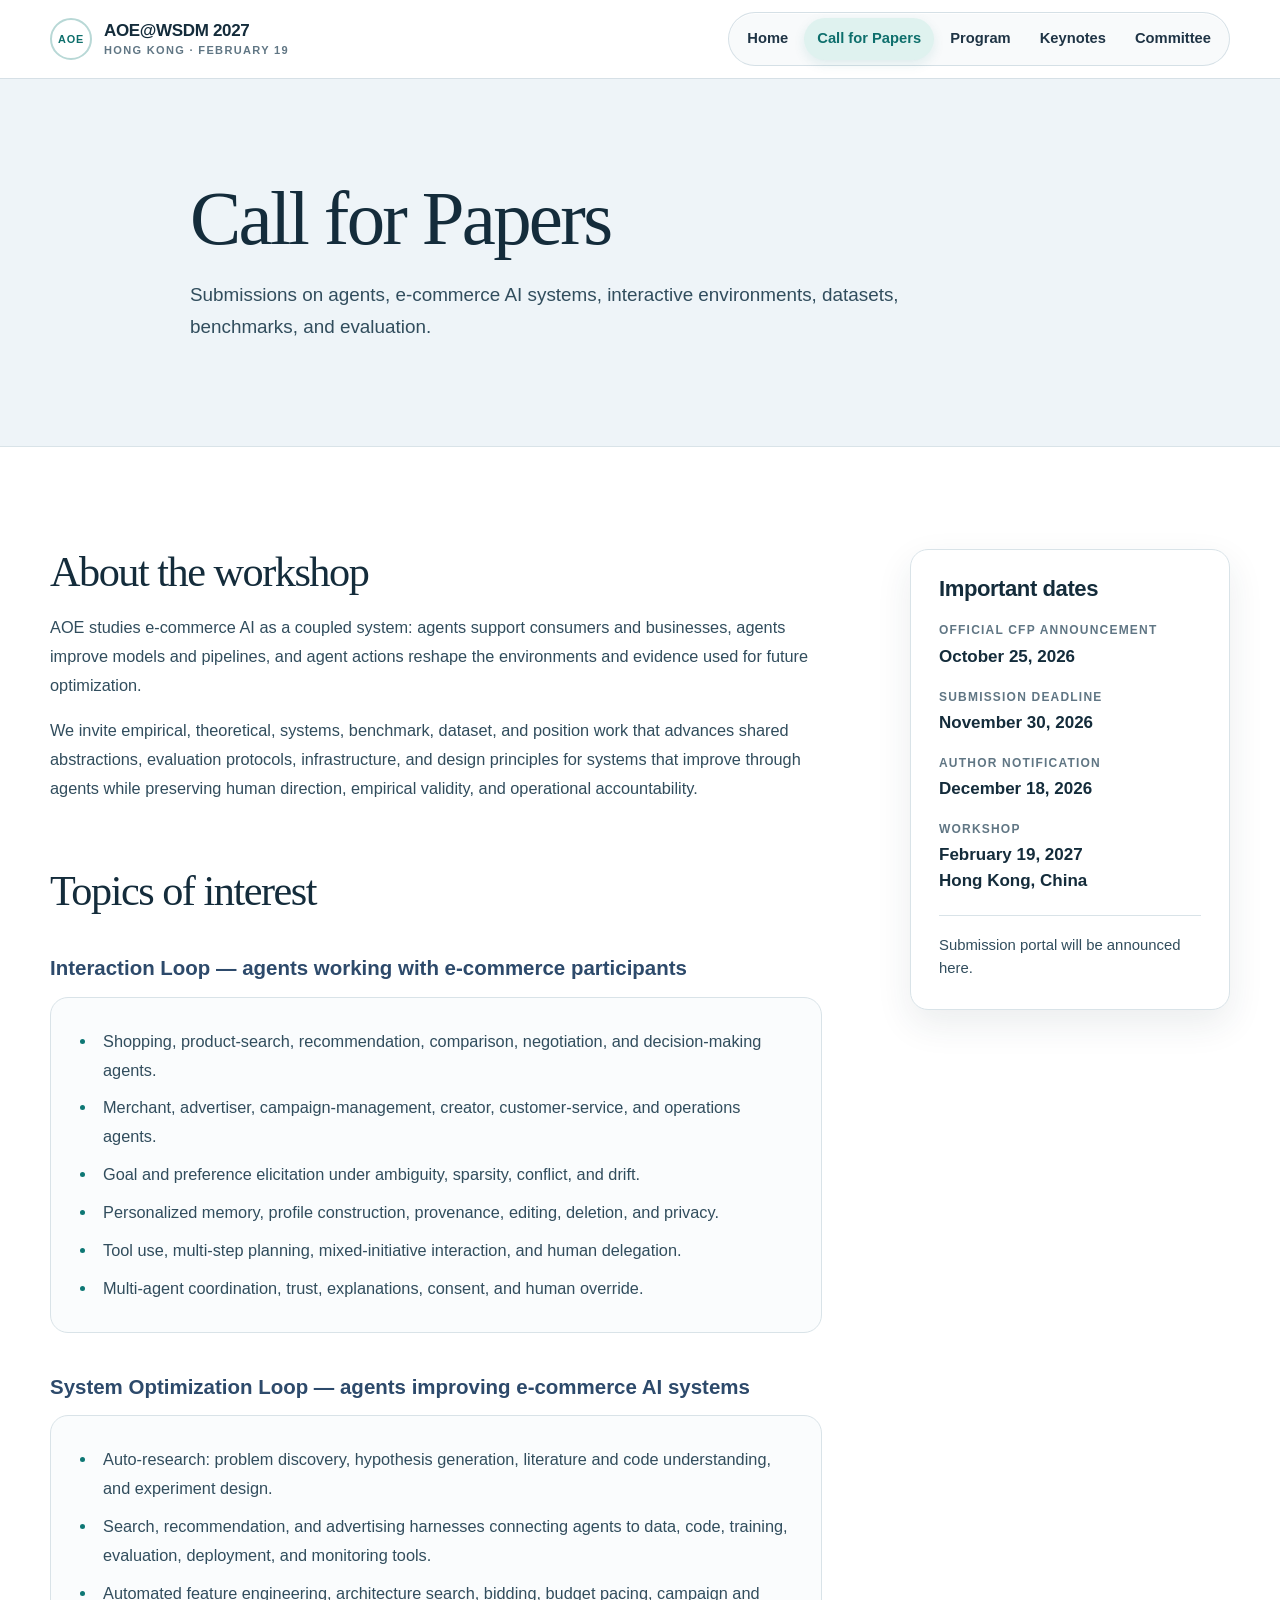
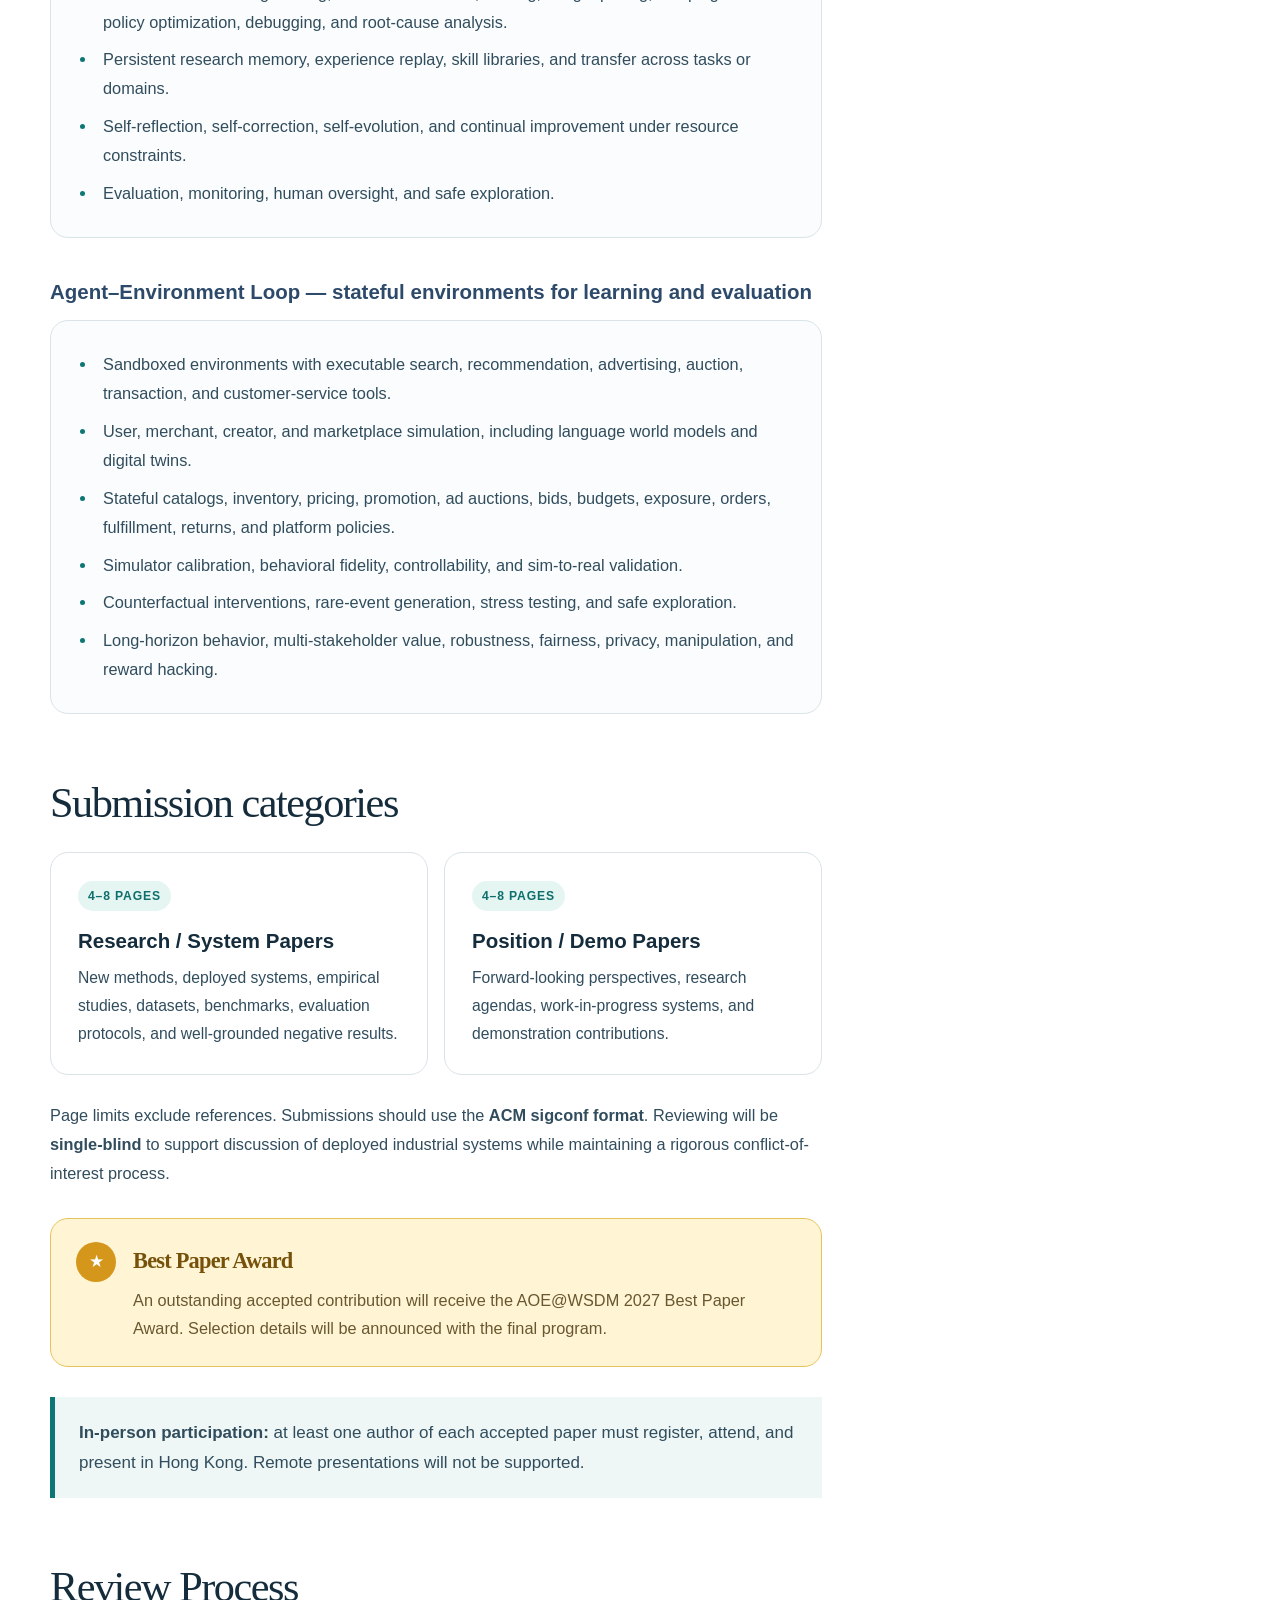
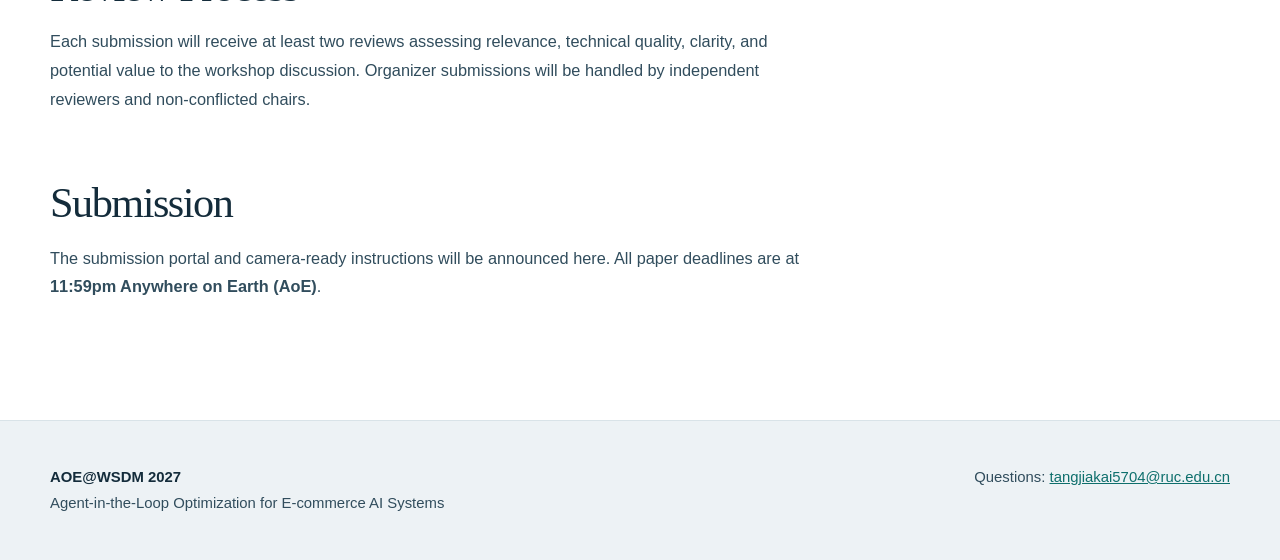
<file: cfp.html>
<!doctype html>
<html lang="en">
<head>
  <meta charset="utf-8">
  <meta name="viewport" content="width=device-width, initial-scale=1">
  <meta name="description" content="Call for papers for AOE@WSDM 2027, the Workshop on Agent-in-the-Loop Optimization for E-commerce AI Systems.">
  <title>Call for Papers · AOE@WSDM 2027</title>
  <link rel="icon" type="image/svg+xml" href="assets/favicon.svg">
  <link rel="stylesheet" href="assets/style.css?v=20261009-1">
</head>
<body>
  <a class="skip-link" href="#main">Skip to content</a>
  <header class="site-header"><div class="container header-inner">
    <a class="brand" href="index.html"><span class="brand-mark">AOE</span><span class="brand-copy">AOE@WSDM 2027<small>Hong Kong · February 19</small></span></a>
    <button class="menu-toggle" type="button" aria-expanded="false" aria-controls="site-nav">Menu</button>
    <nav class="site-nav" id="site-nav" aria-label="Primary navigation"><a href="index.html">Home</a><a href="cfp.html" aria-current="page">Call for Papers</a><a href="program.html">Program</a><a href="keynotes.html">Keynotes</a><a href="committee.html">Committee</a></nav>
  </div></header>

  <main id="main">
    <section class="page-hero"><div class="container page-hero-inner"><h1>Call for Papers</h1><p>Submissions on agents, e-commerce AI systems, interactive environments, datasets, benchmarks, and evaluation.</p></div></section>

    <section class="section"><div class="container page-grid">
      <article class="prose">
        <h2>About the workshop</h2>
        <p>AOE studies e-commerce AI as a coupled system: agents support consumers and businesses, agents improve models and pipelines, and agent actions reshape the environments and evidence used for future optimization.</p>
        <p>We invite empirical, theoretical, systems, benchmark, dataset, and position work that advances shared abstractions, evaluation protocols, infrastructure, and design principles for systems that improve through agents while preserving human direction, empirical validity, and operational accountability.</p>

        <h2>Topics of interest</h2>
        <h3>Interaction Loop — agents working with e-commerce participants</h3>
        <ul>
          <li>Shopping, product-search, recommendation, comparison, negotiation, and decision-making agents.</li>
          <li>Merchant, advertiser, campaign-management, creator, customer-service, and operations agents.</li>
          <li>Goal and preference elicitation under ambiguity, sparsity, conflict, and drift.</li>
          <li>Personalized memory, profile construction, provenance, editing, deletion, and privacy.</li>
          <li>Tool use, multi-step planning, mixed-initiative interaction, and human delegation.</li>
          <li>Multi-agent coordination, trust, explanations, consent, and human override.</li>
        </ul>

        <h3>System Optimization Loop — agents improving e-commerce AI systems</h3>
        <ul>
          <li>Auto-research: problem discovery, hypothesis generation, literature and code understanding, and experiment design.</li>
          <li>Search, recommendation, and advertising harnesses connecting agents to data, code, training, evaluation, deployment, and monitoring tools.</li>
          <li>Automated feature engineering, architecture search, bidding, budget pacing, campaign and policy optimization, debugging, and root-cause analysis.</li>
          <li>Persistent research memory, experience replay, skill libraries, and transfer across tasks or domains.</li>
          <li>Self-reflection, self-correction, self-evolution, and continual improvement under resource constraints.</li>
          <li>Evaluation, monitoring, human oversight, and safe exploration.</li>
        </ul>

        <h3>Agent–Environment Loop — stateful environments for learning and evaluation</h3>
        <ul>
          <li>Sandboxed environments with executable search, recommendation, advertising, auction, transaction, and customer-service tools.</li>
          <li>User, merchant, creator, and marketplace simulation, including language world models and digital twins.</li>
          <li>Stateful catalogs, inventory, pricing, promotion, ad auctions, bids, budgets, exposure, orders, fulfillment, returns, and platform policies.</li>
          <li>Simulator calibration, behavioral fidelity, controllability, and sim-to-real validation.</li>
          <li>Counterfactual interventions, rare-event generation, stress testing, and safe exploration.</li>
          <li>Long-horizon behavior, multi-stakeholder value, robustness, fairness, privacy, manipulation, and reward hacking.</li>
        </ul>

        <h2>Submission categories</h2>
        <div class="format-grid">
          <div class="format-card"><span>4–8 pages</span><h3>Research / System Papers</h3><p>New methods, deployed systems, empirical studies, datasets, benchmarks, evaluation protocols, and well-grounded negative results.</p></div>
          <div class="format-card"><span>4–8 pages</span><h3>Position / Demo Papers</h3><p>Forward-looking perspectives, research agendas, work-in-progress systems, and demonstration contributions.</p></div>
        </div>
        <p>Page limits exclude references. Submissions should use the <strong>ACM sigconf format</strong>. Reviewing will be <strong>single-blind</strong> to support discussion of deployed industrial systems while maintaining a rigorous conflict-of-interest process.</p>
        <div class="award-note"><span aria-hidden="true">★</span><div><strong>Best Paper Award</strong><p>An outstanding accepted contribution will receive the AOE@WSDM 2027 Best Paper Award. Selection details will be announced with the final program.</p></div></div>
        <div class="notice"><strong>In-person participation:</strong> at least one author of each accepted paper must register, attend, and present in Hong Kong. Remote presentations will not be supported.</div>

        <h2>Review Process</h2>
        <p>Each submission will receive at least two reviews assessing relevance, technical quality, clarity, and potential value to the workshop discussion. Organizer submissions will be handled by independent reviewers and non-conflicted chairs.</p>

        <h2>Submission</h2>
        <p>The submission portal and camera-ready instructions will be announced here. All paper deadlines are at <strong>11:59pm Anywhere on Earth (AoE)</strong>.</p>
      </article>
      <aside class="side-card" aria-label="Important dates">
        <h2>Important dates</h2><dl>
          <dt>Official CFP announcement</dt><dd>October 25, 2026</dd>
          <dt>Submission deadline</dt><dd>November 30, 2026</dd>
          <dt>Author notification</dt><dd>December 18, 2026</dd>
          <dt>Workshop</dt><dd>February 19, 2027<br>Hong Kong, China</dd>
        </dl>
        <p class="portal-status">Submission portal will be announced here.</p>
      </aside>
    </div></section>
  </main>

  <footer class="site-footer"><div class="container footer-inner"><p><strong>AOE@WSDM 2027</strong><br>Agent-in-the-Loop Optimization for E-commerce AI Systems</p><p>Questions: <a href="mailto:tangjiakai5704@ruc.edu.cn">tangjiakai5704@ruc.edu.cn</a></p></div></footer>
  <script src="assets/site.js?v=20261009-1"></script>
</body>
</html>
</file>
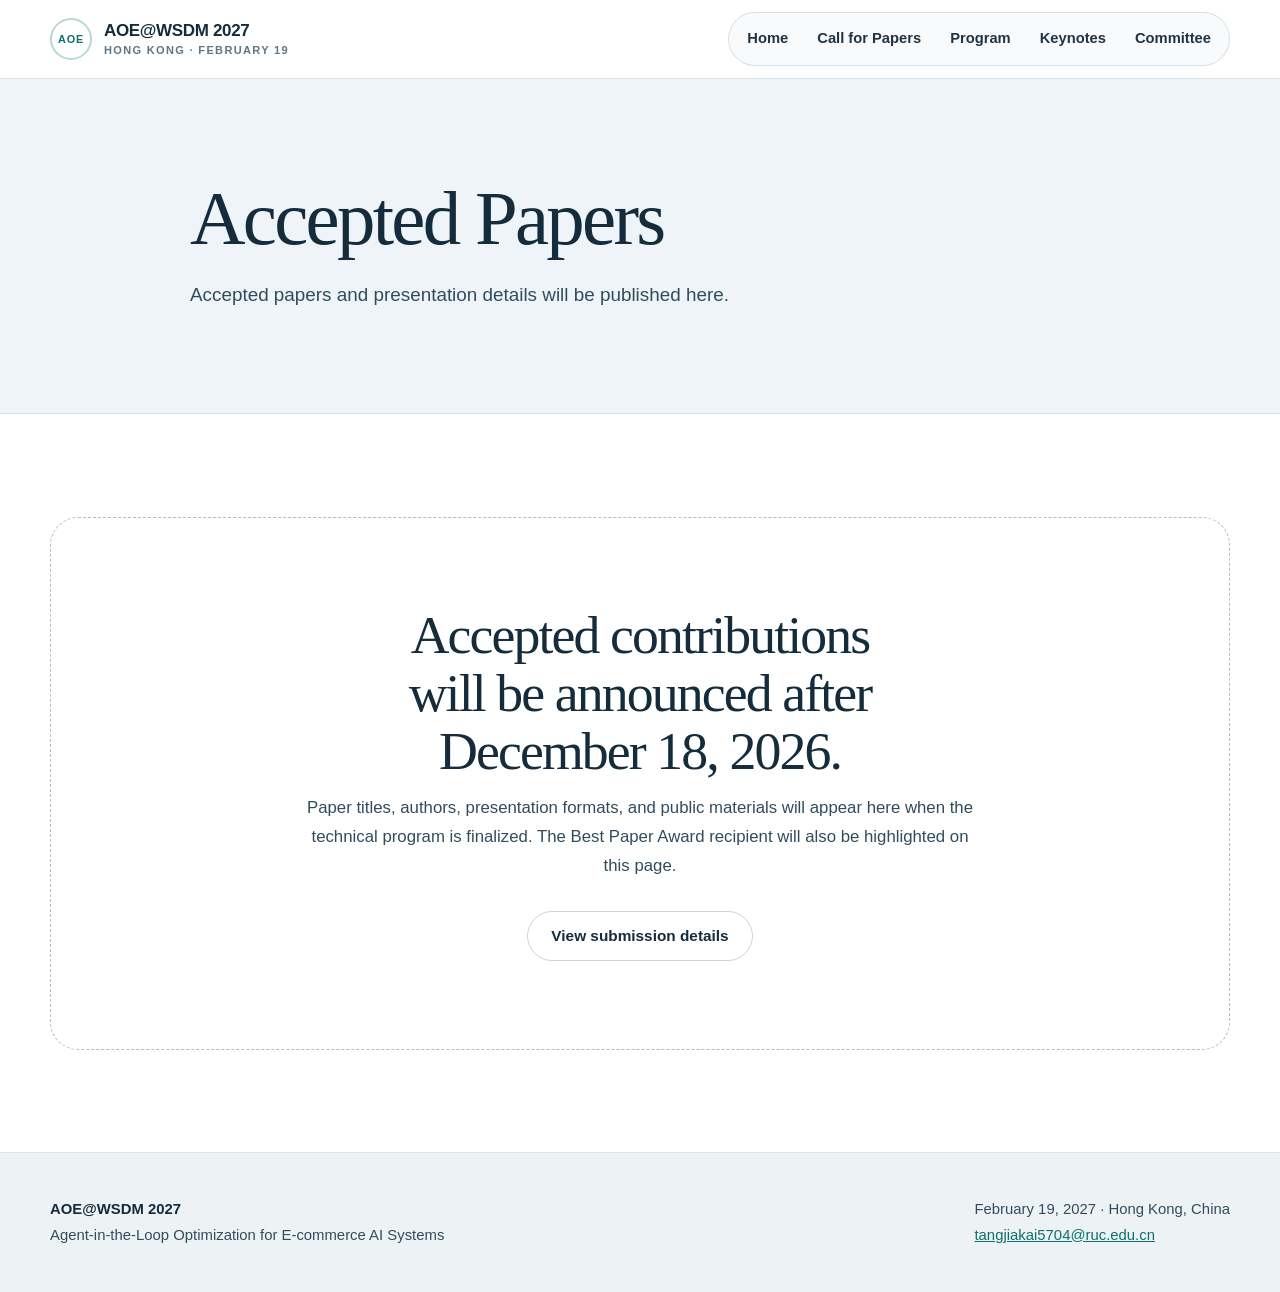
<file: papers.html>
<!doctype html>
<html lang="en">
<head>
  <meta charset="utf-8">
  <meta name="viewport" content="width=device-width, initial-scale=1">
  <meta name="description" content="Accepted papers at AOE@WSDM 2027.">
  <title>Accepted Papers · AOE@WSDM 2027</title>
  <link rel="icon" type="image/svg+xml" href="assets/favicon.svg">
  <link rel="stylesheet" href="assets/style.css?v=20261009-1">
</head>
<body>
  <a class="skip-link" href="#main">Skip to content</a>
  <header class="site-header"><div class="container header-inner"><a class="brand" href="index.html"><span class="brand-mark">AOE</span><span class="brand-copy">AOE@WSDM 2027<small>Hong Kong · February 19</small></span></a><button class="menu-toggle" type="button" aria-expanded="false" aria-controls="site-nav">Menu</button><nav class="site-nav" id="site-nav" aria-label="Primary navigation"><a href="index.html">Home</a><a href="cfp.html">Call for Papers</a><a href="program.html">Program</a><a href="keynotes.html">Keynotes</a><a href="committee.html">Committee</a></nav></div></header>

  <main id="main">
    <section class="page-hero"><div class="container page-hero-inner"><h1>Accepted Papers</h1><p>Accepted papers and presentation details will be published here.</p></div></section>
    <section class="section"><div class="container"><div class="empty-state" data-reveal><h2>Accepted contributions will be announced after December 18, 2026.</h2><p>Paper titles, authors, presentation formats, and public materials will appear here when the technical program is finalized. The Best Paper Award recipient will also be highlighted on this page.</p><div class="hero-actions" style="justify-content:center"><a class="button button-secondary" href="cfp.html">View submission details</a></div></div></div></section>
  </main>

  <footer class="site-footer"><div class="container footer-inner"><p><strong>AOE@WSDM 2027</strong><br>Agent-in-the-Loop Optimization for E-commerce AI Systems</p><p>February 19, 2027 · Hong Kong, China<br><a href="mailto:tangjiakai5704@ruc.edu.cn">tangjiakai5704@ruc.edu.cn</a></p></div></footer>
  <script src="assets/site.js?v=20261009-1"></script>
</body>
</html>
</file>
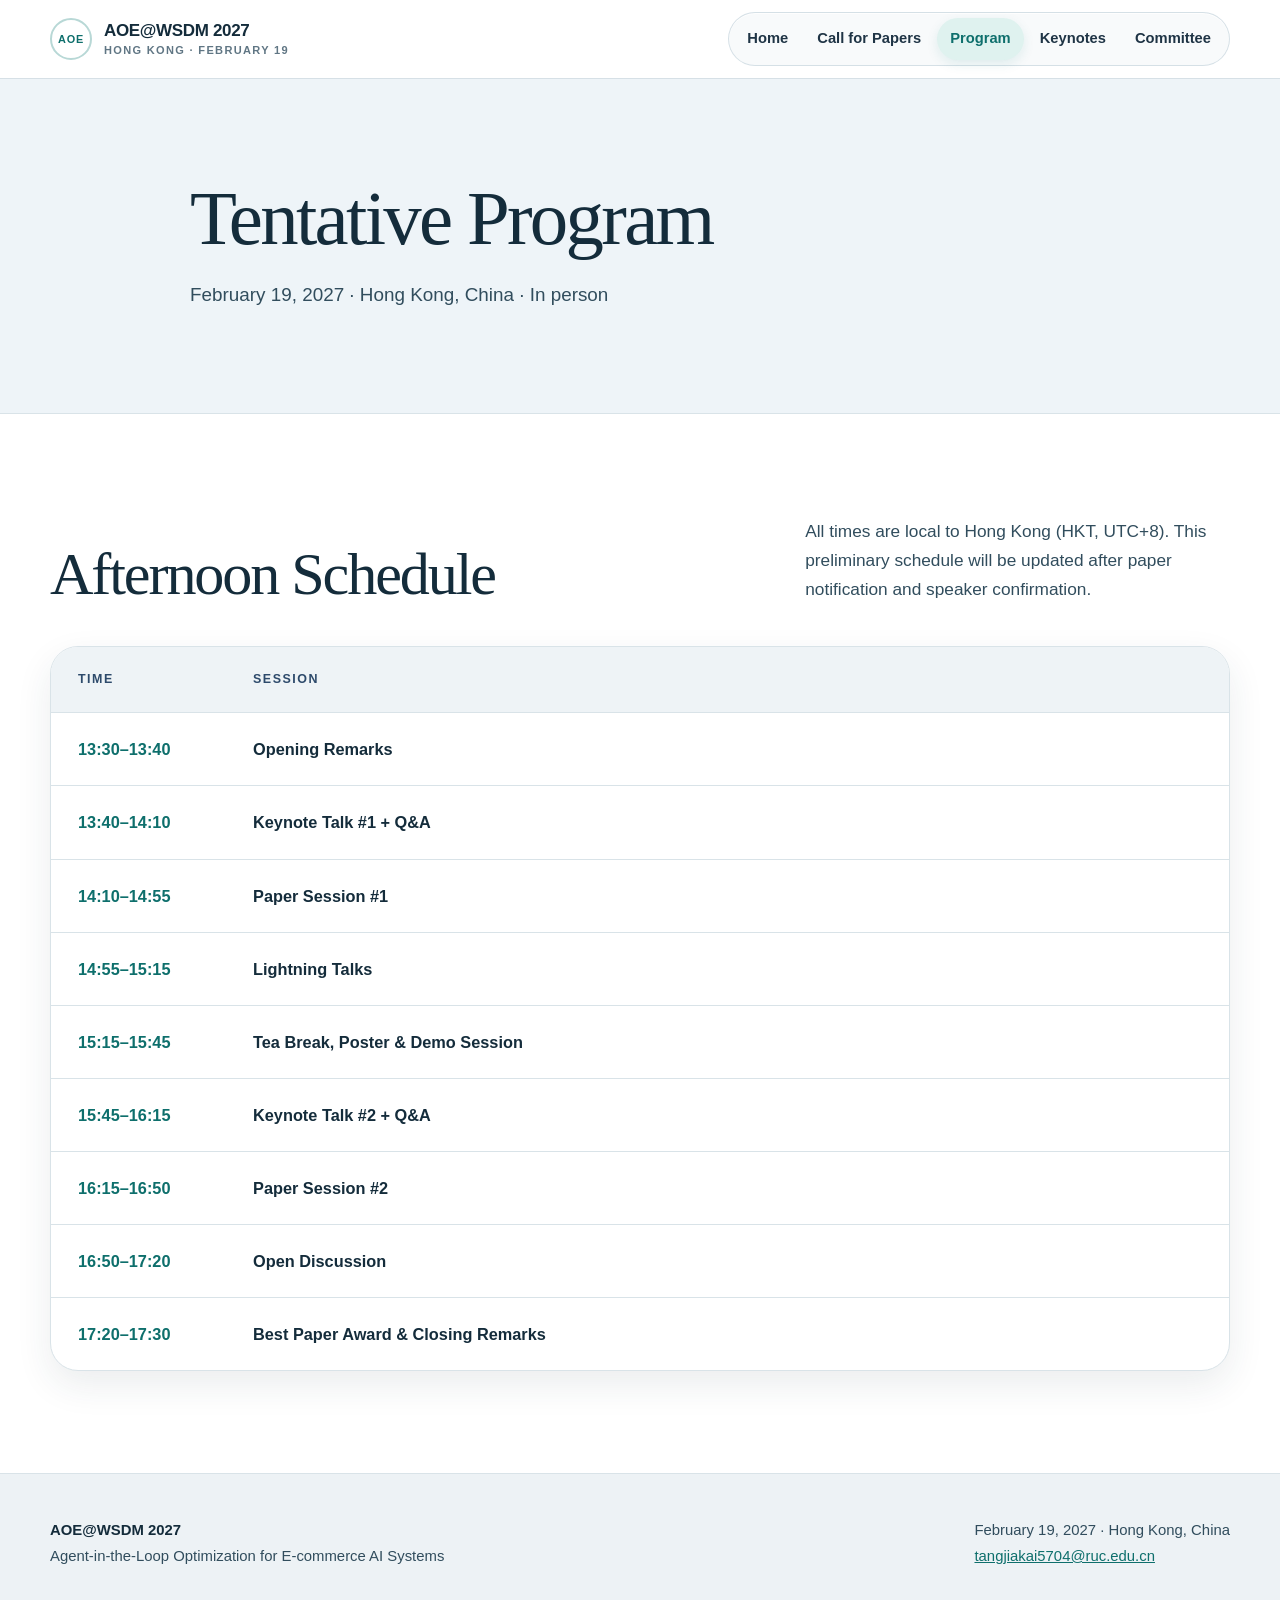
<file: program.html>
<!doctype html>
<html lang="en">
<head>
  <meta charset="utf-8">
  <meta name="viewport" content="width=device-width, initial-scale=1">
  <meta name="description" content="Program for AOE@WSDM 2027 in Hong Kong on February 19, 2027.">
  <title>Tentative Program · AOE@WSDM 2027</title>
  <link rel="icon" type="image/svg+xml" href="assets/favicon.svg">
  <link rel="stylesheet" href="assets/style.css?v=20261009-1">
</head>
<body>
  <a class="skip-link" href="#main">Skip to content</a>
  <header class="site-header"><div class="container header-inner"><a class="brand" href="index.html"><span class="brand-mark">AOE</span><span class="brand-copy">AOE@WSDM 2027<small>Hong Kong · February 19</small></span></a><button class="menu-toggle" type="button" aria-expanded="false" aria-controls="site-nav">Menu</button><nav class="site-nav" id="site-nav" aria-label="Primary navigation"><a href="index.html">Home</a><a href="cfp.html">Call for Papers</a><a href="program.html" aria-current="page">Program</a><a href="keynotes.html">Keynotes</a><a href="committee.html">Committee</a></nav></div></header>

  <main id="main">
    <section class="page-hero"><div class="container page-hero-inner"><h1>Tentative Program</h1><p>February 19, 2027 · Hong Kong, China · In person</p></div></section>

    <section class="section section-white"><div class="container">
      <div class="section-head" data-reveal><div><h2>Afternoon Schedule</h2></div><p class="lead">All times are local to Hong Kong (HKT, UTC+8). This preliminary schedule will be updated after paper notification and speaker confirmation.</p></div>
      <div class="schedule-wrap" data-reveal>
        <table class="schedule">
          <thead><tr><th>Time</th><th>Session</th></tr></thead>
          <tbody>
            <tr><td>13:30–13:40</td><td><strong>Opening Remarks</strong></td></tr>
            <tr><td>13:40–14:10</td><td><strong>Keynote Talk #1 + Q&amp;A</strong></td></tr>
            <tr><td>14:10–14:55</td><td><strong>Paper Session #1</strong></td></tr>
            <tr><td>14:55–15:15</td><td><strong>Lightning Talks</strong></td></tr>
            <tr><td>15:15–15:45</td><td><strong>Tea Break, Poster &amp; Demo Session</strong></td></tr>
            <tr><td>15:45–16:15</td><td><strong>Keynote Talk #2 + Q&amp;A</strong></td></tr>
            <tr><td>16:15–16:50</td><td><strong>Paper Session #2</strong></td></tr>
            <tr><td>16:50–17:20</td><td><strong>Open Discussion</strong></td></tr>
            <tr><td>17:20–17:30</td><td><strong>Best Paper Award &amp; Closing Remarks</strong></td></tr>
          </tbody>
        </table>
      </div>
    </div></section>

  </main>

  <footer class="site-footer"><div class="container footer-inner"><p><strong>AOE@WSDM 2027</strong><br>Agent-in-the-Loop Optimization for E-commerce AI Systems</p><p>February 19, 2027 · Hong Kong, China<br><a href="mailto:tangjiakai5704@ruc.edu.cn">tangjiakai5704@ruc.edu.cn</a></p></div></footer>
  <script src="assets/site.js?v=20261009-1"></script>
</body>
</html>
</file>
<file: assets/style.css>
:root {
  --ink: #1f3445;
  --ink-strong: #142c3b;
  --text: #314d5d;
  --muted: #607684;
  --teal: #0d7774;
  --teal-dark: #0e6f6c;
  --teal-soft: #e4f5f2;
  --navy: #2d4a6b;
  --blue-soft: #eef4f8;
  --orange: #a94a32;
  --orange-soft: #fff1e9;
  --purple: #7569ad;
  --purple-soft: #f1eff9;
  --award: #d4971c;
  --award-dark: #76510a;
  --award-bg: #fff5d5;
  --paper: #f6f8fa;
  --white: #fff;
  --line: #d9e3e8;
  --line-strong: #c6d5dd;
  --shadow: 0 14px 36px rgba(31, 52, 69, .09);
  --radius-lg: 28px;
  --radius: 18px;
  --container: min(1180px, calc(100% - 48px));
}

* { box-sizing: border-box; }
html { scroll-behavior: smooth; }
body {
  margin: 0;
  overflow-x: hidden;
  color: var(--ink);
  background: var(--white);
  font-family: "Helvetica Neue", Arial, ui-sans-serif, sans-serif;
  font-size: 17px;
  line-height: 1.72;
  text-rendering: optimizeLegibility;
}
::selection { color: var(--ink-strong); background: #cdece8; }
a { color: inherit; }
img { display: block; max-width: 100%; }
button { font: inherit; }
.container { width: var(--container); margin-inline: auto; }
.skip-link { position: fixed; top: 10px; left: 10px; z-index: 100; padding: 9px 14px; transform: translateY(-180%); border-radius: 999px; color: white; background: var(--ink-strong); text-decoration: none; }
.skip-link:focus { transform: none; }

.site-header { position: sticky; top: 0; z-index: 40; border-bottom: 1px solid rgba(198,213,221,.72); background: rgba(255,255,255,.82); -webkit-backdrop-filter: blur(18px) saturate(150%); backdrop-filter: blur(18px) saturate(150%); transition: background .22s ease, border-color .22s ease, box-shadow .22s ease; }
.site-header.is-scrolled { border-color: rgba(198,213,221,.9); background: rgba(255,255,255,.94); box-shadow: 0 10px 28px rgba(20,44,59,.09); }
.header-inner { min-height: 78px; display: flex; align-items: center; justify-content: space-between; gap: 28px; }
.brand { display: inline-flex; align-items: center; gap: 12px; color: var(--ink-strong); text-decoration: none; font-weight: 800; letter-spacing: -.02em; }
.brand-mark { width: 42px; height: 42px; display: grid; place-items: center; flex: 0 0 auto; border: 2px solid #b8d8d6; border-radius: 50%; color: var(--teal-dark); background: transparent; box-shadow: none; font-size: .68rem; letter-spacing: .07em; }
.brand-copy { display: grid; line-height: 1.05; }
.brand-copy small { margin-top: 5px; color: var(--muted); font-size: .69rem; font-weight: 700; letter-spacing: .12em; text-transform: uppercase; }
.site-nav { display: flex; align-items: center; gap: 3px; padding: 5px; border: 1px solid rgba(198,213,221,.7); border-radius: 999px; background: rgba(246,248,250,.7); box-shadow: inset 0 1px 0 rgba(255,255,255,.85); }
.site-nav a { padding: 8px 13px; border-radius: 999px; color: var(--ink); text-decoration: none; font-size: .92rem; font-weight: 720; transition: color .18s ease, background .18s ease, box-shadow .18s ease; }
.site-nav a:hover, .site-nav a:focus-visible { color: var(--teal-dark); background: rgba(255,255,255,.9); box-shadow: 0 4px 12px rgba(31,52,69,.07); }
.site-nav a[aria-current="page"] { color: var(--teal-dark); background: #dff2ef; box-shadow: 0 4px 12px rgba(13,119,116,.11); }
.menu-toggle { display: none; padding: 9px 14px; border: 1px solid var(--line-strong); border-radius: 999px; color: var(--ink-strong); background: rgba(255,255,255,.88); box-shadow: 0 5px 14px rgba(31,52,69,.06); font-weight: 750; }

h1, h2, h3 { margin-top: 0; text-wrap: balance; }
.hero h1, .page-hero h1, .section h2, .speaker-card h2, .home-speakers h3, .award-copy strong, .award-note strong {
  font-family: Georgia, "Times New Roman", serif;
  font-weight: 500;
  letter-spacing: -.035em;
}

.hero {
  position: relative;
  min-height: 760px;
  overflow: hidden;
  border-bottom: 1px solid var(--line);
  background:
    linear-gradient(90deg, #fff 0%, #fff 43%, rgba(255,255,255,.95) 52%, rgba(255,255,255,.35) 72%, rgba(255,255,255,.08) 100%),
    url("hong-kong-harbour.webp") 82% center / cover no-repeat;
}
.hero::after { content: ""; position: absolute; inset: auto 0 0; height: 90px; background: linear-gradient(to bottom, transparent, rgba(255,255,255,.8)); pointer-events: none; }
.hero > .container { position: relative; z-index: 2; padding-top: 88px; padding-bottom: 82px; }
.hero-copy { max-width: 990px; }
.hero h1 { max-width: 1100px; margin-bottom: 26px; color: var(--ink-strong); font-size: clamp(3.8rem, 5.2vw, 4.85rem); line-height: .98; }
.hero h1 em { color: var(--teal); font-style: normal; }
.hero-title-main, .hero-title-sub { display: block; }
.hero-title-main { white-space: nowrap; }
.hero-summary { max-width: 760px; margin: 0; color: var(--text); font-size: 1.18rem; line-height: 1.68; }
.hero-actions { display: flex; flex-wrap: wrap; gap: 12px; margin-top: 30px; }
.button { display: inline-flex; align-items: center; justify-content: center; min-height: 50px; padding: 0 23px; border: 1px solid transparent; border-radius: 999px; text-decoration: none; font-size: .96rem; font-weight: 780; transition: transform .18s ease, box-shadow .18s ease, background .18s ease; }
.button:hover { transform: translateY(-2px); }
.button-primary { color: white; background: var(--teal); box-shadow: 0 9px 20px rgba(22,139,135,.20); }
.button-primary:hover { background: var(--teal-dark); }
.button-secondary { border-color: var(--line-strong); color: var(--ink-strong); background: white; }
.button-secondary:hover { box-shadow: var(--shadow); }
.button-muted { width: 100%; margin-top: 22px; color: var(--muted); background: var(--paper); cursor: default; }
.hero-meta { display: grid; grid-template-columns: repeat(3, 1fr); max-width: 760px; margin-top: 38px; overflow: hidden; border: 1px solid var(--line-strong); border-radius: var(--radius); background: white; box-shadow: var(--shadow); }
.meta-item { min-height: 100px; padding: 22px 24px; border-right: 1px solid var(--line); }
.meta-item:last-child { border-right: 0; }
.meta-item span { display: block; margin-bottom: 5px; color: var(--muted); font-size: .72rem; font-weight: 800; letter-spacing: .12em; text-transform: uppercase; }
.meta-item strong { color: var(--ink-strong); font-size: 1.07rem; }
.award-banner { display: grid; grid-template-columns: auto minmax(0, 1fr); align-items: center; gap: 18px; max-width: 760px; margin-top: 16px; padding: 18px 22px; border: 1px solid #e5c35c; border-radius: var(--radius); color: var(--award-dark); background: var(--award-bg); box-shadow: 0 10px 26px rgba(142,102,22,.11); }
.award-symbol { width: 46px; height: 46px; display: grid; place-items: center; border-radius: 50%; color: white; background: var(--award); font-size: 1.3rem; }
.award-copy { display: grid; gap: 1px; }
.award-copy strong { font-size: 1.42rem; font-weight: 600; letter-spacing: -.015em; }
.award-copy span { color: #6f5927; font-size: .92rem; line-height: 1.48; }
.commerce-panel { position: absolute; right: 0; bottom: 70px; width: 340px; padding: 25px; border: 1px solid rgba(198,213,221,.95); border-radius: 22px; background: rgba(255,255,255,.94); box-shadow: 0 18px 45px rgba(20,44,59,.16); }
.commerce-panel > strong { display: block; margin-bottom: 17px; color: var(--navy); font-size: 1rem; letter-spacing: .03em; }
.commerce-grid { display: grid; grid-template-columns: 1fr 1fr; gap: 12px; }
.commerce-grid span { display: grid; grid-template-columns: 30px 1fr; align-items: center; gap: 9px; color: var(--ink); font-size: .82rem; font-weight: 700; line-height: 1.25; }
.commerce-grid svg { width: 30px; height: 30px; padding: 6px; border-radius: 9px; fill: none; stroke: currentColor; stroke-width: 1.8; stroke-linecap: round; stroke-linejoin: round; color: var(--teal-dark); background: var(--teal-soft); }
.commerce-grid span:nth-child(2) svg { color: var(--navy); background: var(--blue-soft); }
.commerce-grid span:nth-child(3) svg { color: #b85b42; background: var(--orange-soft); }
.commerce-grid span:nth-child(4) svg { color: var(--purple); background: var(--purple-soft); }

.section { padding: clamp(82px, 8vw, 112px) 0; }
.section-white { background: white; }
.section-blue { border-block: 1px solid #dce8ef; background: #eef5f9; }
.section-warm { border-block: 1px solid #eee4d8; background: #fffaf3; }
.section-lilac { border-block: 1px solid #e5e1ef; background: #f6f4fa; }
.section-teal-wash { border-block: 1px solid #d7e9e6; background: #f0f8f6; }
.section-mint { border-block: 1px solid var(--line); background: #e7f3f0; }
.home-page .section { padding: clamp(66px, 6vw, 88px) 0; }
.home-page .section-head { margin-bottom: 32px; }
.home-page .section-link { margin-top: 22px; }
.home-page #organizers .section-head { grid-template-columns: minmax(0, .9fr) minmax(430px, .78fr); gap: 48px; }
.section-head { display: grid; grid-template-columns: minmax(0, 1fr) minmax(300px, .62fr); align-items: end; gap: 70px; margin-bottom: 42px; }
.section h2 { margin-bottom: 0; color: var(--ink-strong); font-size: clamp(3.1rem, 4.7vw, 4.55rem); line-height: 1; }
.lead { margin: 0; color: var(--text); font-size: 1.08rem; line-height: 1.68; }
.content-section .section-head { display: block; margin-bottom: 30px; }
.about-copy { max-width: 1000px; color: var(--text); font-size: 1.18rem; line-height: 1.85; }
.about-copy p { margin: 0; }
.about-copy p:first-child { color: var(--ink); font-size: 1.28rem; }
.about-copy p + p { margin-top: 20px; }

.date-grid { display: grid; grid-template-columns: repeat(4, 1fr); gap: 16px; }
.date-item { min-height: 190px; padding: 28px; border: 1px solid var(--line); border-radius: var(--radius); background: white; }
.date-item.is-key { border: 2px solid #9cd2cb; background: #edf8f6; }
.date-item time { display: block; color: var(--navy); font-family: Georgia, serif; font-size: 1.8rem; font-weight: 600; line-height: 1.05; }
.date-item span { display: block; margin-top: 30px; color: var(--ink); font-size: 1rem; font-weight: 750; line-height: 1.45; }

.loop-grid { display: grid; grid-template-columns: repeat(3, 1fr); gap: 22px; }
.loop-card { position: relative; min-height: 360px; overflow: hidden; padding: 34px; border: 1px solid var(--line); border-radius: var(--radius-lg); background: white; }
.loop-card:nth-child(1) { border-top: 6px solid var(--teal); }
.loop-card:nth-child(2) { border-top: 6px solid var(--purple); }
.loop-card:nth-child(3) { border-top: 6px solid var(--orange); }
.loop-card::after { content: attr(data-number); position: absolute; right: 14px; bottom: -27px; color: rgba(31,52,69,.055); font-family: Georgia, serif; font-size: 8rem; line-height: 1; }
.loop-icon { width: 44px; height: 44px; display: grid; place-items: center; border-radius: 13px; color: white; background: var(--teal); font-size: .77rem; font-weight: 850; }
.loop-card:nth-child(2) .loop-icon { background: var(--purple); }
.loop-card:nth-child(3) .loop-icon { background: var(--orange); }
.loop-card h3 { position: relative; z-index: 1; margin: 26px 0 0; color: var(--ink-strong); font-size: 1.46rem; line-height: 1.28; }
.loop-card ul { position: relative; z-index: 1; margin: 22px 0 0; padding: 0; list-style: none; }
.loop-card li { position: relative; margin-top: 13px; padding-left: 20px; color: var(--text); font-size: 1rem; line-height: 1.55; }
.loop-card li::before { content: ""; position: absolute; left: 0; top: .7em; width: 6px; height: 6px; border-radius: 50%; background: var(--teal); }
.loop-card:nth-child(2) li::before { background: var(--purple); }
.loop-card:nth-child(3) li::before { background: var(--orange); }
.section-link { margin: 28px 0 0; }
.section-link a { color: var(--teal-dark); font-weight: 800; text-decoration: none; }
.section-link a:hover { text-decoration: underline; text-underline-offset: 4px; }

.home-speakers { display: grid; grid-template-columns: repeat(2, minmax(0, 1fr)); gap: 24px; }
.home-speakers article { display: grid; grid-template-columns: 180px minmax(0, 1fr); align-items: center; gap: 30px; min-height: 238px; padding: 28px; border: 1px solid var(--line); border-radius: var(--radius-lg); background: white; box-shadow: var(--shadow); }
.home-speakers img { width: 180px; height: 180px; object-fit: cover; border-radius: 20px; }
.home-speakers h3 { margin: 16px 0 7px; color: var(--ink-strong); font-size: 2.55rem; }
.home-speakers p { margin: 0; color: var(--text); font-size: 1rem; line-height: 1.6; }

.home-organizers { display: grid; grid-template-columns: repeat(3, minmax(0, 1fr)); gap: 15px; }
.organizer-mini { display: grid; grid-template-columns: 68px minmax(0, 1fr); align-items: center; gap: 16px; min-height: 98px; padding: 14px 17px; border: 1px solid var(--line); border-radius: 18px; color: var(--ink-strong); background: linear-gradient(145deg, #fff 0%, #fbfcfd 100%); text-decoration: none; transition: transform .18s ease, border-color .18s ease, box-shadow .18s ease; }
.organizer-mini:hover, .organizer-mini:focus-visible { transform: translateY(-2px); border-color: #b9d5d4; box-shadow: 0 12px 26px rgba(31,52,69,.09); }
.organizer-mini img { width: 68px; height: 68px; border: 3px solid white; border-radius: 50%; object-fit: cover; box-shadow: 0 4px 14px rgba(31,52,69,.14); }
.organizer-mini span { min-width: 0; }
.organizer-mini strong { display: block; margin-bottom: 3px; font-size: 1rem; line-height: 1.25; }
.organizer-mini strong::after { content: " ↗"; color: var(--teal-dark); font-size: .62em; vertical-align: .35em; }
.organizer-mini small { display: block; color: var(--muted); font-size: .78rem; font-weight: 650; line-height: 1.38; }
.tag { display: inline-flex; padding: 6px 11px; border-radius: 999px; color: var(--teal-dark); background: #dff2ef; font-size: .76rem; font-weight: 850; letter-spacing: .07em; text-transform: uppercase; }
.tag.tentative { color: #775415; background: #ffedbd; }

.submission-summary { display: grid; grid-template-columns: minmax(0, 1fr) auto; align-items: center; gap: 64px; }
.submission-summary h2 { margin-bottom: 18px; }
.submission-summary p { max-width: 820px; margin: 0; color: var(--text); font-size: 1.08rem; line-height: 1.75; }

.page-hero { padding: clamp(72px, 8vw, 104px) 0; border-bottom: 1px solid var(--line); background: var(--blue-soft); }
.page-hero-inner { max-width: 900px; }
.page-hero h1 { margin: 0; color: var(--ink-strong); font-size: clamp(3.5rem, 6vw, 5.7rem); line-height: .98; }
.page-hero p { max-width: 780px; margin: 22px 0 0; color: var(--text); font-size: 1.18rem; line-height: 1.72; }
.page-grid { display: grid; grid-template-columns: minmax(0, 1fr) 320px; align-items: start; gap: clamp(52px, 7vw, 88px); }
.prose { max-width: 830px; }
.prose h2 { margin: 66px 0 18px; color: var(--ink-strong); font-size: clamp(2.2rem, 3.3vw, 3rem); line-height: 1.08; }
.prose h2:first-child { margin-top: 0; }
.prose h3 { margin: 40px 0 12px; color: var(--navy); font-size: 1.28rem; line-height: 1.4; }
.prose p, .prose li { color: var(--text); font-size: 1.02rem; line-height: 1.77; }
.prose ul { margin: 14px 0 28px; padding: 20px 26px 20px 46px; border: 1px solid var(--line); border-radius: var(--radius); background: #fafcfd; }
.prose li { margin: 9px 0; padding-left: 6px; }
.prose li::marker { color: var(--teal); }
.format-grid { display: grid; grid-template-columns: repeat(2, 1fr); gap: 16px; margin: 26px 0; }
.format-card { padding: 27px; border: 1px solid var(--line); border-radius: var(--radius); background: white; }
.format-card span { display: inline-flex; padding: 5px 10px; border-radius: 999px; color: var(--teal-dark); background: var(--teal-soft); font-size: .76rem; font-weight: 850; letter-spacing: .07em; text-transform: uppercase; }
.format-card h3 { margin: 16px 0 8px; color: var(--ink-strong); }
.format-card p { margin: 0; font-size: .98rem; }
.notice { margin: 28px 0; padding: 21px 24px; border-left: 5px solid var(--teal); color: var(--text); background: #eef7f6; }
.award-note { display: grid; grid-template-columns: auto 1fr; gap: 17px; margin: 30px 0; padding: 23px 25px; border: 1px solid #e5c35c; border-radius: var(--radius); background: var(--award-bg); }
.award-note > span { width: 40px; height: 40px; display: grid; place-items: center; border-radius: 50%; color: white; background: var(--award); }
.award-note strong { color: var(--award-dark); font-size: 1.4rem; font-weight: 600; }
.award-note p { margin: 5px 0 0; color: #69582f; }
.side-card { position: sticky; top: 104px; padding: 28px; border: 1px solid var(--line); border-radius: var(--radius); background: white; box-shadow: var(--shadow); }
.side-card h2 { margin: 0 0 20px; font-family: inherit; font-size: 1.38rem; font-weight: 800; letter-spacing: -.02em; }
.side-card dl { margin: 0; }
.side-card dt { margin-top: 17px; color: var(--muted); font-size: .75rem; font-weight: 850; letter-spacing: .1em; text-transform: uppercase; }
.side-card dd { margin: 3px 0 0; color: var(--ink-strong); font-weight: 750; line-height: 1.5; }

.schedule-wrap { overflow: hidden; border: 1px solid var(--line); border-radius: var(--radius-lg); background: white; box-shadow: var(--shadow); }
.schedule { width: 100%; border-collapse: collapse; }
.schedule th, .schedule td { padding: 22px 27px; border-bottom: 1px solid var(--line); text-align: left; }
.schedule tr:last-child td { border-bottom: 0; }
.schedule th { color: var(--navy); background: #eef3f6; font-size: .78rem; letter-spacing: .12em; text-transform: uppercase; }
.schedule td { color: var(--ink); font-size: 1.02rem; }
.schedule td:first-child { width: 175px; color: var(--teal-dark); font-weight: 850; white-space: nowrap; }
.schedule td strong { color: var(--ink-strong); }

.speaker-stack { display: grid; gap: 22px; }
.speaker-card { display: grid; grid-template-columns: 230px minmax(0, 1fr); align-items: center; gap: 42px; padding: 38px; border: 1px solid var(--line); border-radius: var(--radius-lg); background: white; box-shadow: var(--shadow); }
.speaker-photo { width: 230px; height: 230px; overflow: hidden; border-radius: 24px; background: var(--paper); }
.speaker-photo img { width: 100%; height: 100%; object-fit: cover; }
.speaker-card h2 { margin: 15px 0 4px; color: var(--ink-strong); font-size: clamp(2.8rem, 4vw, 4rem); }
.speaker-role { margin: 0 0 13px; color: var(--teal-dark); font-size: .96rem; font-weight: 780; }
.speaker-card p:last-child { margin: 0; color: var(--text); font-size: 1rem; line-height: 1.72; }

.person-grid { display: grid; grid-template-columns: repeat(2, minmax(0, 1fr)); gap: 24px; }
.person-card { position: relative; display: grid; grid-template-columns: 108px minmax(0, 1fr); grid-template-rows: auto auto 1fr; column-gap: 24px; align-items: start; min-height: 225px; padding: 29px; border: 1px solid var(--line); border-radius: var(--radius); background: white; }
.person-avatar { grid-column: 1; grid-row: 1 / span 3; width: 108px; height: 108px; overflow: hidden; border-radius: 22px; background: var(--paper); }
.person-avatar img { width: 100%; height: 100%; object-fit: cover; }
.person-card h3, .person-role, .person-card p:last-child { grid-column: 2; }
.person-card h3 { align-self: end; margin: 7px 0 4px; color: var(--ink-strong); font-size: 1.3rem; }
.person-role { min-height: 0; margin: 0 0 12px; color: var(--teal-dark); font-size: .88rem; font-weight: 780; line-height: 1.45; }
.person-card p:last-child { margin: 0; color: var(--text); font-size: .97rem; line-height: 1.68; }
.person-badge { position: absolute; right: 18px; top: 18px; padding: 5px 9px; border-radius: 999px; color: var(--teal-dark); background: var(--teal-soft); font-size: .68rem; font-weight: 850; letter-spacing: .07em; text-transform: uppercase; }

.empty-state { padding: clamp(48px, 8vw, 88px); border: 1px dashed #aebfc9; border-radius: var(--radius-lg); text-align: center; background: white; }
.empty-state h2 { max-width: 700px; margin: 0 auto 14px; color: var(--ink-strong); font-size: clamp(2.3rem, 4.2vw, 3.7rem); line-height: 1.08; }
.empty-state p { max-width: 680px; margin: 0 auto; color: var(--text); font-size: 1.05rem; }
.site-footer { padding: 44px 0; border-top: 1px solid var(--line); background: #edf2f5; }
.footer-inner { display: flex; justify-content: space-between; gap: 40px; color: var(--text); font-size: .93rem; }
.footer-inner p { margin: 0; }
.footer-inner strong { color: var(--ink-strong); }
.footer-inner a { color: var(--teal-dark); }

@media (prefers-reduced-motion: reduce) {
  *, *::before, *::after { scroll-behavior: auto !important; animation: none !important; transition: none !important; }
}

@media (max-width: 1080px) {
  .hero-title-main { white-space: normal; }
  .commerce-panel { display: none; }
  .person-grid { grid-template-columns: 1fr; }
}

@media (max-width: 920px) {
  :root { --container: min(100% - 36px, 1180px); }
  .menu-toggle { display: block; }
  .site-nav { display: none; position: absolute; top: 70px; left: 18px; right: 18px; padding: 14px; flex-direction: column; align-items: stretch; border: 1px solid rgba(198,213,221,.9); border-radius: var(--radius); background: rgba(255,255,255,.96); -webkit-backdrop-filter: blur(18px); backdrop-filter: blur(18px); box-shadow: var(--shadow); }
  .site-nav.is-open { display: flex; }
  .site-nav a { padding: 11px 13px; }
  .hero { min-height: 0; background: linear-gradient(180deg, rgba(255,255,255,.96) 0%, rgba(255,255,255,.78) 56%, rgba(255,255,255,.18) 100%), url("hong-kong-harbour.webp") center bottom / cover no-repeat; }
  .hero > .container { padding-top: 70px; padding-bottom: 310px; }
  .hero-copy { max-width: 850px; }
  .hero h1 { font-size: clamp(3.4rem, 8vw, 4.5rem); }
  .section-head { grid-template-columns: 1fr; gap: 20px; }
  .home-page #organizers .section-head { grid-template-columns: 1fr; gap: 20px; }
  .date-grid { grid-template-columns: repeat(2, 1fr); }
  .loop-grid { grid-template-columns: 1fr; }
  .loop-card { min-height: 0; }
  .home-speakers { grid-template-columns: 1fr; }
  .home-organizers { grid-template-columns: repeat(2, minmax(0, 1fr)); }
  .page-grid { grid-template-columns: 1fr; }
  .side-card { position: static; }
  .speaker-card { grid-template-columns: 190px minmax(0, 1fr); }
  .speaker-photo { width: 190px; height: 190px; }
  .submission-summary { grid-template-columns: 1fr; gap: 28px; }
  .submission-summary .button { justify-self: start; }
}

@media (max-width: 620px) {
  :root { --container: min(100% - 28px, 1180px); }
  body { font-size: 16px; }
  .header-inner { min-height: 70px; }
  .brand-copy small { display: none; }
  .brand-mark { width: 38px; height: 38px; }
  .hero > .container { padding-top: 58px; padding-bottom: 220px; }
  .hero h1 { font-size: clamp(2.72rem, 12vw, 3.35rem); }
  .hero-summary { font-size: 1.04rem; }
  .hero-actions { flex-direction: column; }
  .hero-actions .button { width: 100%; }
  .hero-meta { grid-template-columns: 1fr; }
  .meta-item { min-height: 78px; padding: 16px 20px; border-right: 0; border-bottom: 1px solid var(--line); }
  .meta-item:last-child { border-bottom: 0; }
  .award-banner { grid-template-columns: auto minmax(0, 1fr); gap: 14px; padding: 18px; }
  .award-copy strong { font-size: 1.25rem; }
  .award-copy span { font-size: .9rem; }
  .section { padding: 72px 0; }
  .section h2 { font-size: clamp(2.7rem, 12vw, 3.5rem); }
  .about-copy, .about-copy p:first-child { font-size: 1.07rem; line-height: 1.8; }
  .date-grid, .format-grid { grid-template-columns: 1fr; }
  .date-item { min-height: 145px; }
  .date-item span { margin-top: 21px; }
  .loop-card { padding: 28px; }
  .home-speakers article { grid-template-columns: 110px minmax(0, 1fr); min-height: 0; gap: 20px; padding: 21px; }
  .home-speakers img { width: 110px; height: 110px; border-radius: 16px; }
  .home-speakers h3 { margin-top: 11px; font-size: 1.9rem; }
  .home-speakers p { font-size: .94rem; }
  .home-organizers { grid-template-columns: 1fr; gap: 11px; }
  .organizer-mini { grid-template-columns: 58px minmax(0, 1fr); min-height: 84px; padding: 12px 14px; }
  .organizer-mini img { width: 58px; height: 58px; }
  .page-hero { padding: 64px 0; }
  .page-hero h1 { font-size: clamp(3rem, 14vw, 4.2rem); }
  .page-hero p { font-size: 1.05rem; }
  .prose ul { padding: 18px 20px 18px 39px; }
  .schedule-wrap { overflow: hidden; }
  .schedule { min-width: 0; table-layout: fixed; }
  .schedule th, .schedule td { padding: 16px 14px; }
  .schedule th:first-child, .schedule td:first-child { width: 112px; }
  .schedule td:first-child { font-size: .9rem; white-space: normal; }
  .speaker-card { grid-template-columns: 1fr; gap: 24px; padding: 27px; }
  .speaker-photo { width: 170px; height: 170px; }
  .person-card { grid-template-columns: 90px minmax(0, 1fr); min-height: 0; padding: 23px; column-gap: 18px; }
  .person-avatar { width: 90px; height: 90px; }
  .person-card .person-badge { position: static; grid-column: 2; grid-row: 1; justify-self: start; margin-bottom: 3px; }
  .person-card p:last-child { grid-column: 1 / -1; margin-top: 17px; }
  .footer-inner { flex-direction: column; gap: 18px; }
}
.loop-icon svg { width: 25px; height: 25px; fill: none; stroke: currentColor; stroke-width: 1.8; stroke-linecap: round; stroke-linejoin: round; }

/* Launch-readiness fixes. */
.portal-status { margin: 22px 0 0; padding-top: 18px; border-top: 1px solid var(--line); color: var(--text); font-size: .93rem; line-height: 1.55; }
.person-card h3 a, .speaker-card h2 a, .home-speakers h3 a { color: inherit; text-decoration: none; }
.person-card h3 a::after, .speaker-card h2 a::after, .home-speakers h3 a::after { content: " ↗"; color: var(--teal-dark); font-family: Arial, sans-serif; font-size: .47em; font-weight: 700; vertical-align: .45em; }
.person-card h3 a:hover, .speaker-card h2 a:hover, .home-speakers h3 a:hover { color: var(--teal-dark); text-decoration: underline; text-decoration-thickness: 1px; text-underline-offset: 4px; }

@media (max-width: 620px) {
  .hero > .container { padding-bottom: 165px; }
  .hero-meta { grid-template-columns: 1fr 1fr; }
  .meta-item { min-height: 72px; padding: 14px 17px; border-right: 1px solid var(--line); }
  .meta-item:first-child { grid-column: 1 / -1; border-right: 0; }
  .meta-item:nth-child(2) { border-bottom: 0; }
  .meta-item:last-child { border-right: 0; }
  .meta-item strong { font-size: .98rem; line-height: 1.35; }
  .date-grid { gap: 10px; }
  .date-item { display: grid; grid-template-columns: 105px minmax(0, 1fr); align-items: center; gap: 16px; min-height: 0; padding: 20px; }
  .date-item time { font-size: 1.42rem; }
  .date-item span { margin-top: 0; font-size: .96rem; }
  .page-hero { padding: 56px 0; }
  .section { padding: 66px 0; }
  .home-page .section { padding: 54px 0; }
  .home-page .section-head { margin-bottom: 26px; }
}

/* Homepage scroll-following section navigation. */
#overview, #about, #dates, #topics, #speakers, #organizers, #submission { scroll-margin-top: 96px; }
.section-rail {
  position: fixed;
  top: 50%;
  right: max(18px, calc((100vw - 1180px) / 2 - 198px));
  z-index: 32;
  display: grid;
  gap: 3px;
  width: 174px;
  padding: 12px;
  transform: translateY(-50%);
  border: 1px solid rgba(198,213,221,.88);
  border-radius: 28px;
  background: rgba(255,255,255,.9);
  -webkit-backdrop-filter: blur(18px) saturate(150%);
  backdrop-filter: blur(18px) saturate(150%);
  box-shadow: 0 18px 46px rgba(20,44,59,.15);
}
.section-rail a {
  --rail-accent: var(--teal);
  --rail-soft: #dff2ef;
  position: relative;
  display: flex;
  align-items: center;
  justify-content: space-between;
  gap: 14px;
  min-height: 44px;
  padding: 0 14px 0 16px;
  border-radius: 16px;
  color: #536d7b;
  text-decoration: none;
  font-size: .84rem;
  font-weight: 760;
  line-height: 1;
  transition: color .18s ease, background .18s ease, box-shadow .18s ease, transform .18s ease;
}
.section-rail a:hover, .section-rail a:focus-visible {
  color: var(--teal-dark);
  background: rgba(228,245,242,.58);
  transform: translateX(-2px);
}
.section-rail a[data-section-link="dates"] { --rail-accent: #4e91bd; --rail-soft: #e8f2f8; }
.section-rail a[data-section-link="topics"] { --rail-accent: #b76845; --rail-soft: #fff0e7; }
.section-rail a[data-section-link="speakers"] { --rail-accent: #7569ad; --rail-soft: #efedf8; }
.section-rail a[data-section-link="organizers"] { --rail-accent: #168b87; --rail-soft: #e2f4f1; }
.section-rail a[data-section-link="submission"] { --rail-accent: #c48c1c; --rail-soft: #fff3cf; }
.section-rail a.is-active {
  color: var(--ink-strong);
  background: var(--rail-soft);
  box-shadow: 0 7px 18px rgba(31,52,69,.11);
  transform: translateX(-4px);
}
.section-rail a.is-active::before {
  content: "";
  position: absolute;
  left: 0;
  width: 4px;
  height: 22px;
  border-radius: 0 5px 5px 0;
  background: var(--rail-accent);
}
.section-rail i {
  width: 9px;
  height: 9px;
  flex: 0 0 auto;
  border: 1.5px solid #8da6b2;
  border-radius: 50%;
  background: white;
  transition: border-color .18s ease, background .18s ease, box-shadow .18s ease, transform .18s ease;
}
.section-rail a.is-active i {
  border-color: var(--rail-accent);
  background: var(--rail-accent);
  box-shadow: 0 0 0 5px rgba(31,52,69,.10);
  transform: scale(1.08);
}

@media (max-width: 1580px) {
  .section-rail { right: 15px; width: 54px; padding: 10px 8px; border-radius: 22px; }
  .section-rail a span { position: absolute; width: 1px; height: 1px; overflow: hidden; clip-path: inset(50%); white-space: nowrap; }
  .section-rail a { justify-content: center; min-height: 40px; padding: 8px; }
  .section-rail a.is-active::before { left: -8px; }
  .section-rail a::after { content: attr(data-section-link); position: absolute; right: calc(100% + 13px); padding: 8px 11px; border-radius: 9px; color: white; background: var(--ink-strong); box-shadow: var(--shadow); font-size: .75rem; text-transform: capitalize; opacity: 0; pointer-events: none; transform: translateX(6px); transition: opacity .16s ease, transform .16s ease; }
  .section-rail a:hover::after, .section-rail a:focus-visible::after { opacity: 1; transform: none; }
}

@media (max-width: 1080px) {
  .section-rail { display: none; }
}
</file>
